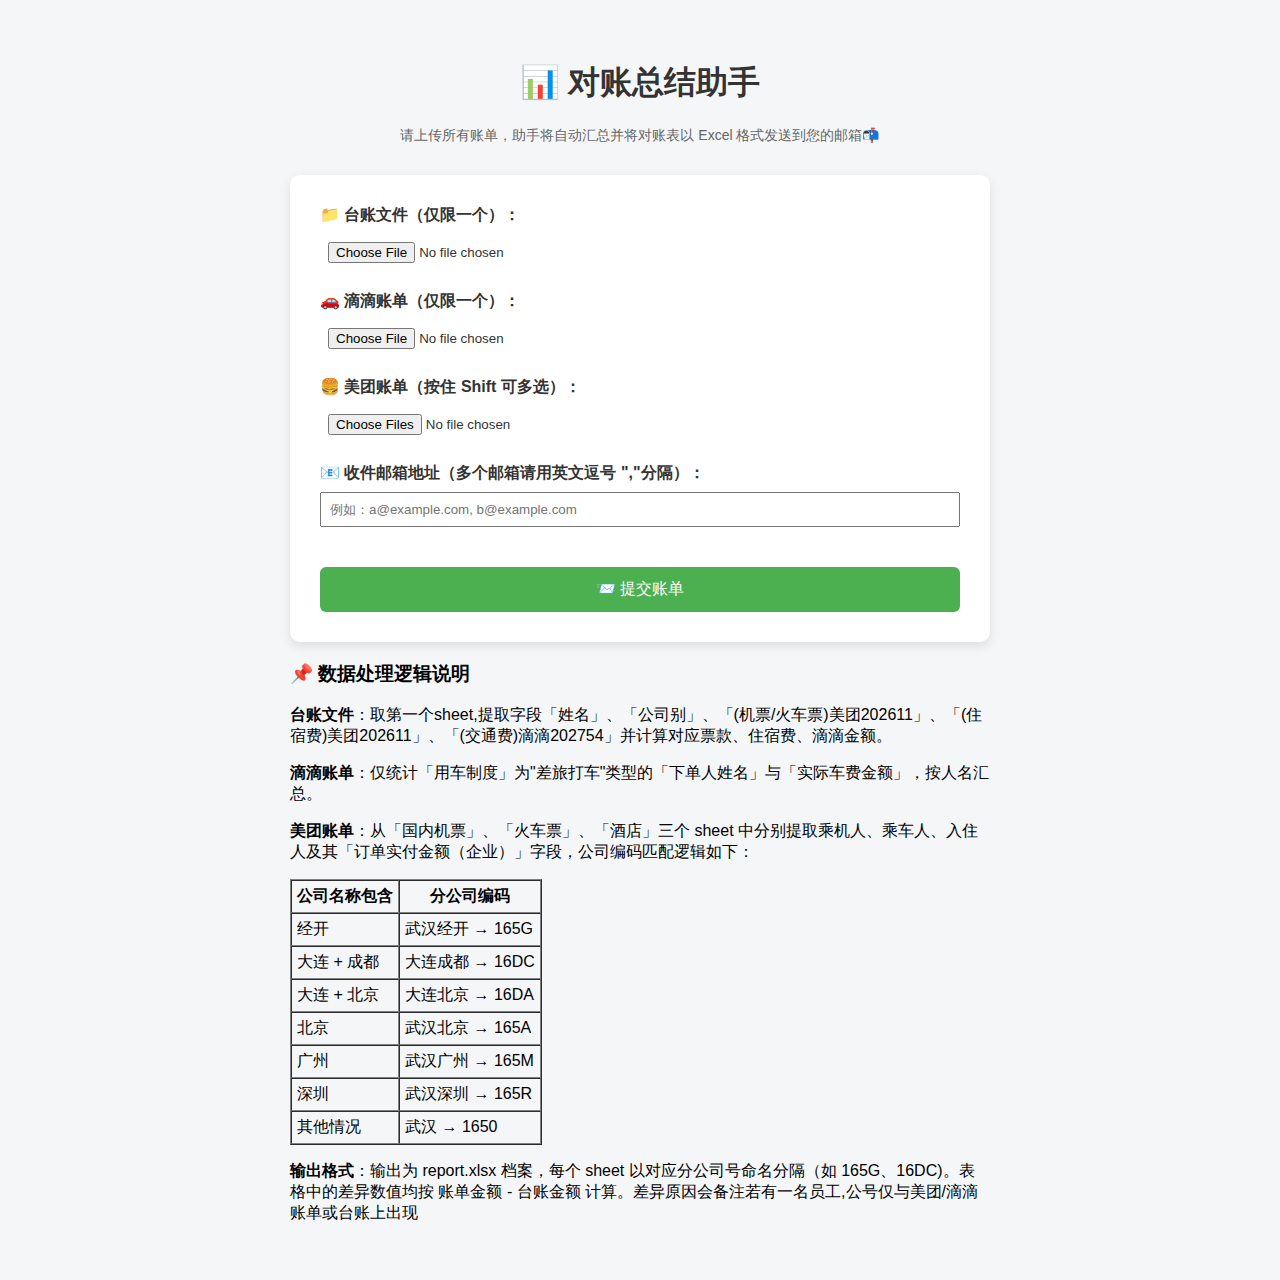
<file: index.html>
<!DOCTYPE html>
<html lang="zh">
<head>
  <meta charset="UTF-8">
  <title>对账总结助手</title>
  <style>
    body {
      font-family: 'Segoe UI', sans-serif;
      background: #f4f6f8;
      padding: 40px;
      max-width: 700px;
      margin: auto;
    }
    h1 {
      text-align: center;
      color: #333;
    }
    p.description {
      text-align: center;
      color: #666;
      font-size: 14px;
      margin-bottom: 30px;
    }
    form {
      background: white;
      padding: 30px;
      border-radius: 10px;
      box-shadow: 0 4px 12px rgba(0,0,0,0.1);
    }
    label {
      display: block;
      margin-bottom: 20px;
      font-weight: bold;
      color: #333;
    }
    input[type="file"],
    input[type="text"] {
      display: block;
      margin-top: 8px;
      width: 100%;
      padding: 8px;
      box-sizing: border-box;
    }
    button {
      margin-top: 20px;
      padding: 12px 20px;
      font-size: 16px;
      background-color: #4CAF50;
      color: white;
      border: none;
      border-radius: 6px;
      cursor: pointer;
      width: 100%;
    }
    button:hover {
      background-color: #45a049;
    }
    .success-message {
      display: none;
      background: #dff0d8;
      color: #3c763d;
      padding: 15px;
      border-radius: 4px;
      margin-top: 20px;
      text-align: left;
      white-space: pre-wrap;
      font-family: monospace;
      font-size: 13px;
    }
    pre {
      background: #f0f0f0;
      padding: 10px;
      border-radius: 6px;
      overflow-x: auto;
    }
  </style>
</head>
<body>
  <h1>📊 对账总结助手</h1>
  <p class="description">请上传所有账单，助手将自动汇总并将对账表以 Excel 格式发送到您的邮箱📬</p>

  <form id="accountingForm">
    <label>📁 台账文件（仅限一个）：<input type="file" name="main" accept=".xlsx" required></label>
    <label>🚗 滴滴账单（仅限一个）：<input type="file" name="didi" accept=".xlsx" required></label>
    <label>🍔 美团账单（按住 Shift 可多选）：<input type="file" name="meituan" accept=".xlsx" multiple required></label>
    <label>📧 收件邮箱地址（多个邮箱请用英文逗号 ","分隔）：<input type="text" name="email" placeholder="例如：a@example.com, b@example.com" pattern="^([a-zA-Z0-9._%+-]+@[a-zA-Z0-9.-]+\\.[a-zA-Z]{2,}\\s*,\\s*)*([a-zA-Z0-9._%+-]+@[a-zA-Z0-9.-]+\\.[a-zA-Z]{2,})$" required></label>
    
    <button type="submit">📨 提交账单</button>
    <div id="successMessage" class="success-message"></div>
  </form>

  <div class="logic-box">
    <h3>📌 数据处理逻辑说明</h3>
    <p><strong>台账文件</strong>：取第一个sheet,提取字段「姓名」、「公司别」、「(机票/火车票)美团202611」、「(住宿费)美团202611」、「(交通费)滴滴202754」并计算对应票款、住宿费、滴滴金额。</p>
    <p><strong>滴滴账单</strong>：仅统计「用车制度」为"差旅打车"类型的「下单人姓名」与「实际车费金额」，按人名汇总。</p>
    <p><strong>美团账单</strong>：从「国内机票」、「火车票」、「酒店」三个 sheet 中分别提取乘机人、乘车人、入住人及其「订单实付金额（企业）」字段，公司编码匹配逻辑如下：</p>
    <table border="1" cellpadding="5" cellspacing="0">
      <tr><th>公司名称包含</th><th>分公司编码</th></tr>
      <tr><td>经开</td><td>武汉经开 → 165G</td></tr>
      <tr><td>大连 + 成都</td><td>大连成都 → 16DC</td></tr>
      <tr><td>大连 + 北京</td><td>大连北京 → 16DA</td></tr>
      <tr><td>北京</td><td>武汉北京 → 165A</td></tr>
      <tr><td>广州</td><td>武汉广州 → 165M</td></tr>
      <tr><td>深圳</td><td>武汉深圳 → 165R</td></tr>
      <tr><td>其他情况</td><td>武汉 → 1650</td></tr>
    </table>
    <p><strong>输出格式</strong>：输出为 report.xlsx 档案，每个 sheet 以对应分公司号命名分隔（如 165G、16DC)。表格中的差异数值均按 账单金额 - 台账金额 计算。差异原因会备注若有一名员工,公号仅与美团/滴滴账单或台账上出现</p>
  </div>

  <script>
    document.getElementById('accountingForm').addEventListener('submit', async function(e) {
      e.preventDefault();
      const successMessage = document.getElementById('successMessage');
      const submitButton = e.target.querySelector('button');
      submitButton.disabled = true;
      submitButton.textContent = '📨 正在提交...';

      try {
        const formData = new FormData(this);
        const response = await fetch('http://10.6.2.174:5678/webhook/c3fdbc2c-31cc-4fd5-94e6-e6aa6c0a7edb', {
          method: 'POST',
          body: formData
        });

        const result = await response.json();
        const formatted = JSON.stringify(result, null, 2);

        successMessage.innerHTML = `
          <strong>📬 邮件已发送，服务器返回以下信息：</strong>
          <pre>${formatted}</pre>
        `;
        successMessage.style.display = 'block';
        successMessage.style.backgroundColor = '#dff0d8';
        successMessage.style.color = '#3c763d';

      } catch (error) {
        successMessage.textContent = '提交时出错，请重试';
        successMessage.style.display = 'block';
        successMessage.style.backgroundColor = '#f8d7da';
        successMessage.style.color = '#721c24';
      }
    });
  </script>
</body>
</html>
</file>
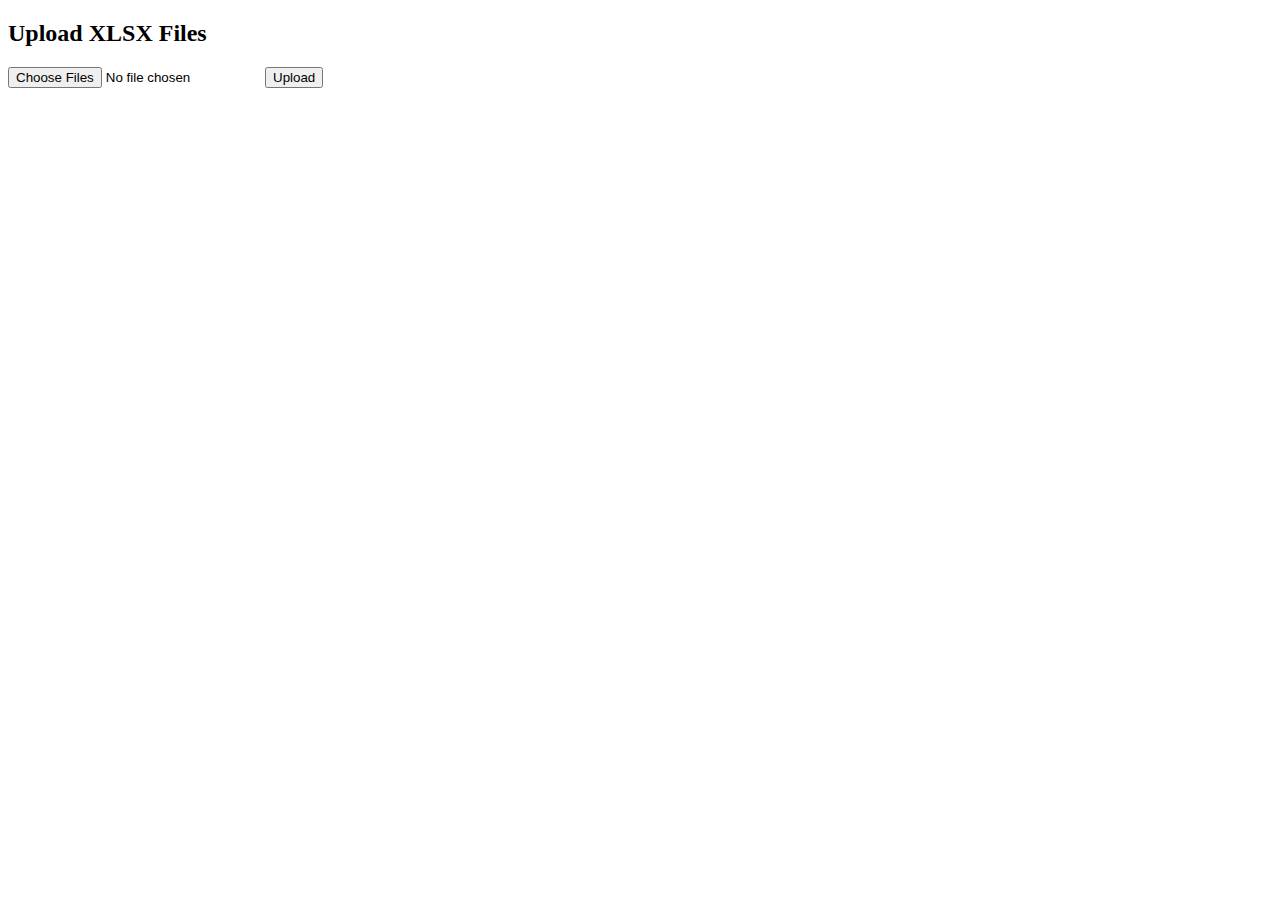
<file: form.html>
<!DOCTYPE html>
<html>
<head>
  <meta charset="UTF-8">
  <title>Upload XLSX Files</title>
</head>
<body>
  <h2>Upload XLSX Files</h2>
  <form action="http://localhost:5678/webhook-test/a577588e-3109-4dad-bdf5-8efa7de2defa" method="post" enctype="multipart/form-data">
    <input type="file" name="files" accept=".xls" multiple required>
    <button type="submit">Upload</button>
  </form>
</body>
</html>
</file>
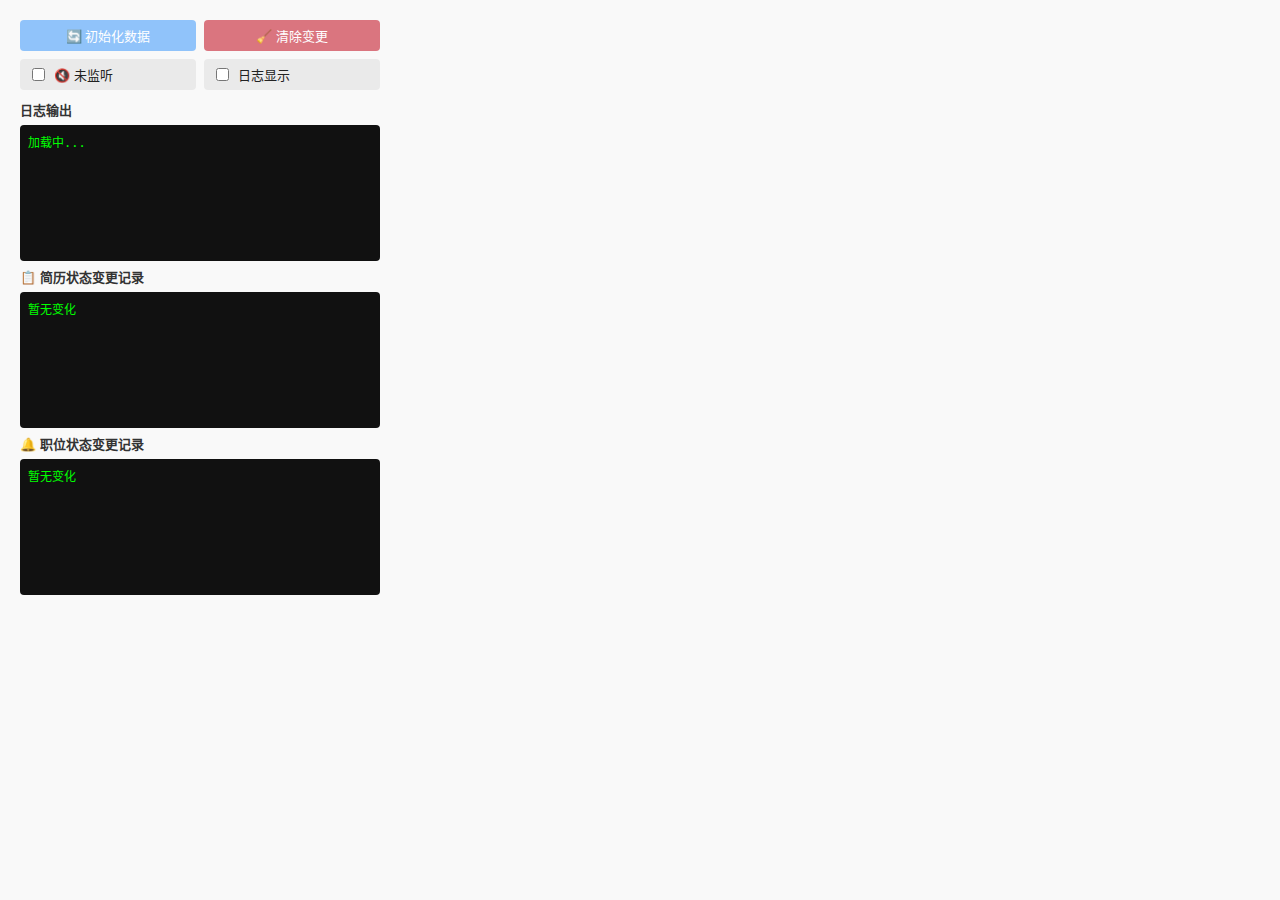
<file: popup.html>
<!DOCTYPE html>
<html lang="zh-CN">
<head>
  <meta charset="UTF-8" />
  <title>SpreadJS API Monitor</title>
  <style>
    body {
      font-family: "Segoe UI", sans-serif;
      padding: 12px;
      width: 360px;
      background-color: #f9f9f9;
      color: #222;
    }

    .grid {
      display: grid;
      grid-template-columns: repeat(2, 1fr);
      gap: 8px;
      margin-bottom: 10px;
    }

    button {
      padding: 6px 10px;
      font-size: 13px;
      border: none;
      background-color: #90c3fa;
      color: white;
      border-radius: 4px;
      cursor: pointer;
      transition: background-color 0.2s ease;
    }

    button:hover {
      background-color: #7baadd;
    }

    #clear-results {
      background-color: #da757f;
    }

    #clear-results:hover {
      background-color: #e0818b;
    }

    label.switch {
      display: flex;
      align-items: center;
      gap: 6px;
      font-size: 13px;
      background-color: #eaeaea;
      border-radius: 4px;
      padding: 6px 8px;
    }

    .section {
      background: #111;
      color: #0f0;
      padding: 8px;
      border-radius: 4px;
      height: 120px;
      overflow-y: auto;
      font-family: monospace;
      font-size: 12px;
      margin-top: 6px;
      white-space: pre-wrap;
    }

    h4 {
      margin: 6px 0 4px;
      font-size: 13px;
      color: #333;
    }
  </style>
</head>
<body>
  <div class="grid">
    <button id="reset-btn">🔄 初始化数据</button>
    <button id="clear-results">🧹 清除变更</button>
    <label class="switch">
      <input type="checkbox" id="listen-switch">
      <span id="listen-label">🔇 未监听</span>
    </label>
    <label class="switch">
      <input type="checkbox" id="log-switch">
      <span>日志显示</span>
    </label>
  </div>

  <h4 id="log-title"> 日志输出</h4>
  <div id="log-box" class="section">加载中...</div> 

  <h4>📋 简历状态变更记录</h4>
  <div id="resume-result-box" class="section">暂无变化</div>

  <h4>🔔 职位状态变更记录</h4>
  <div id="issue-result-box" class="section">暂无变化</div>

  <script src="popup.js"></script>
</body>
</html>
</file>
